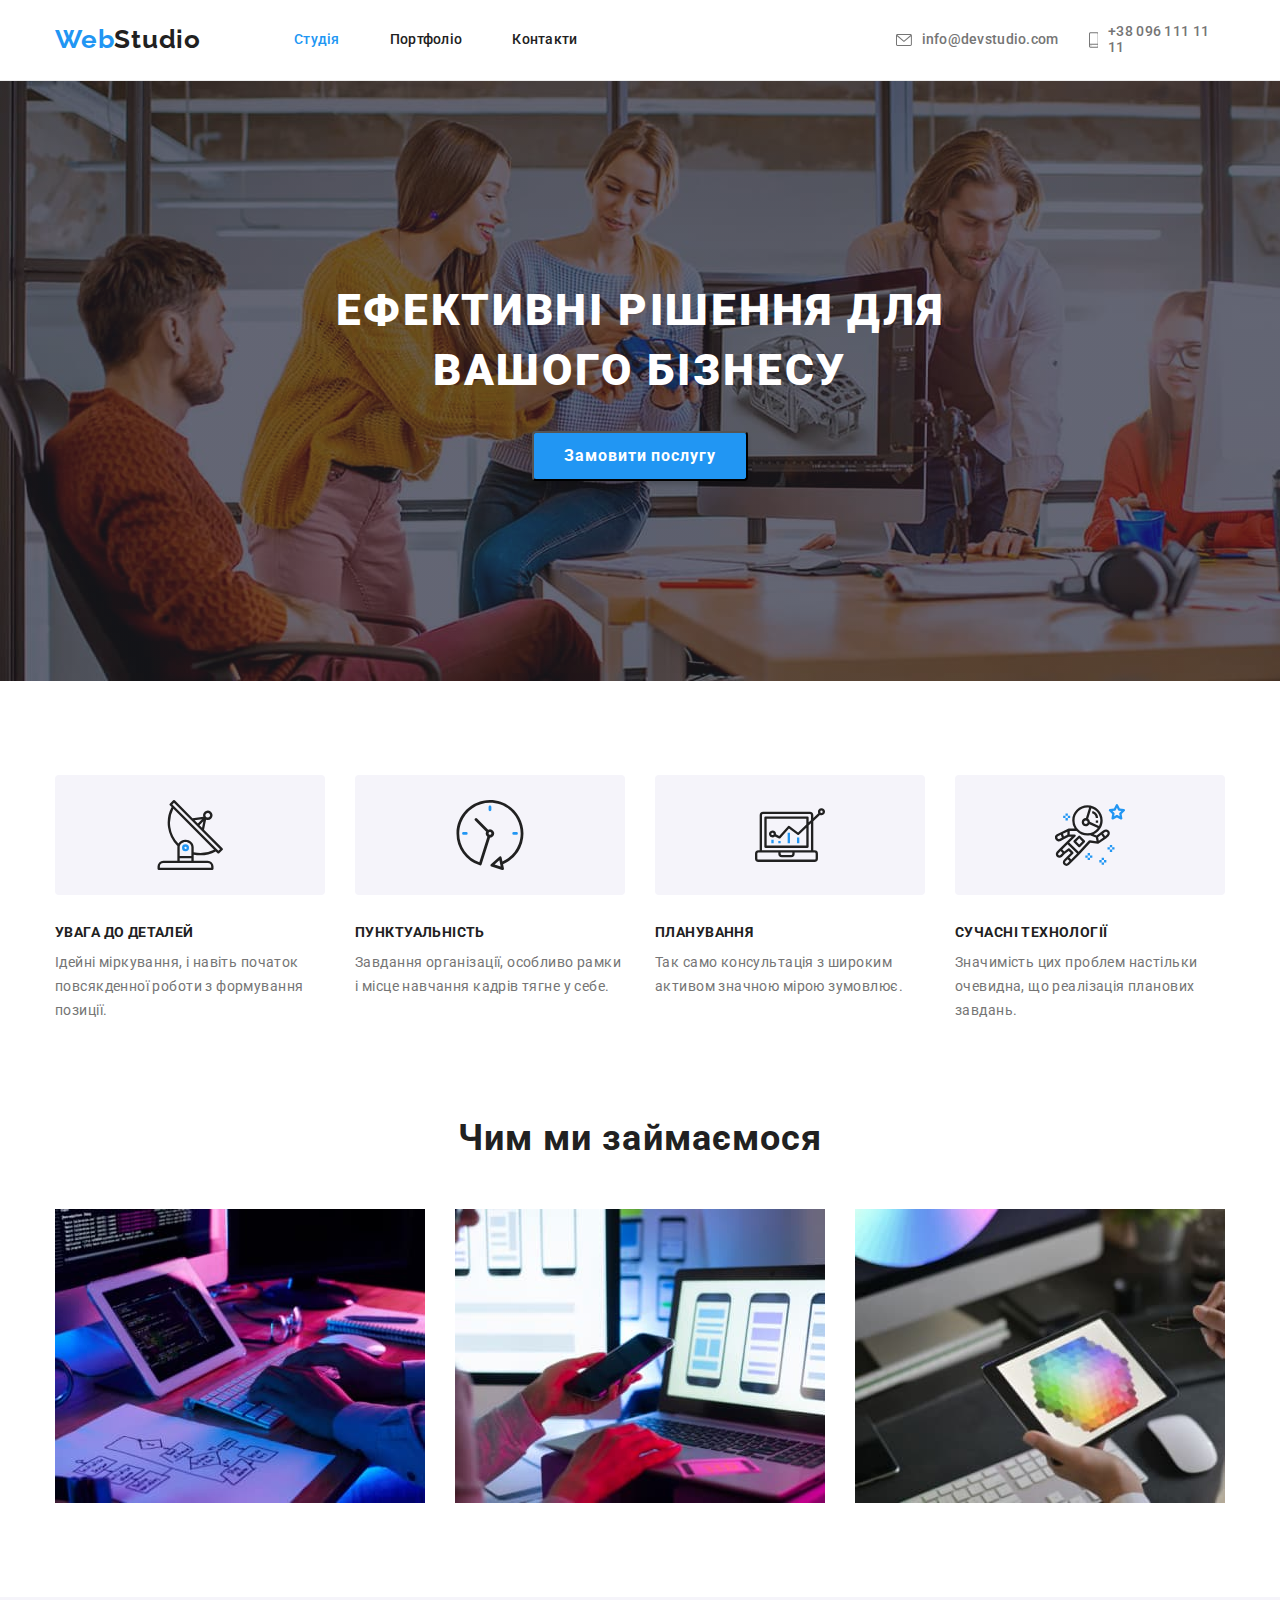
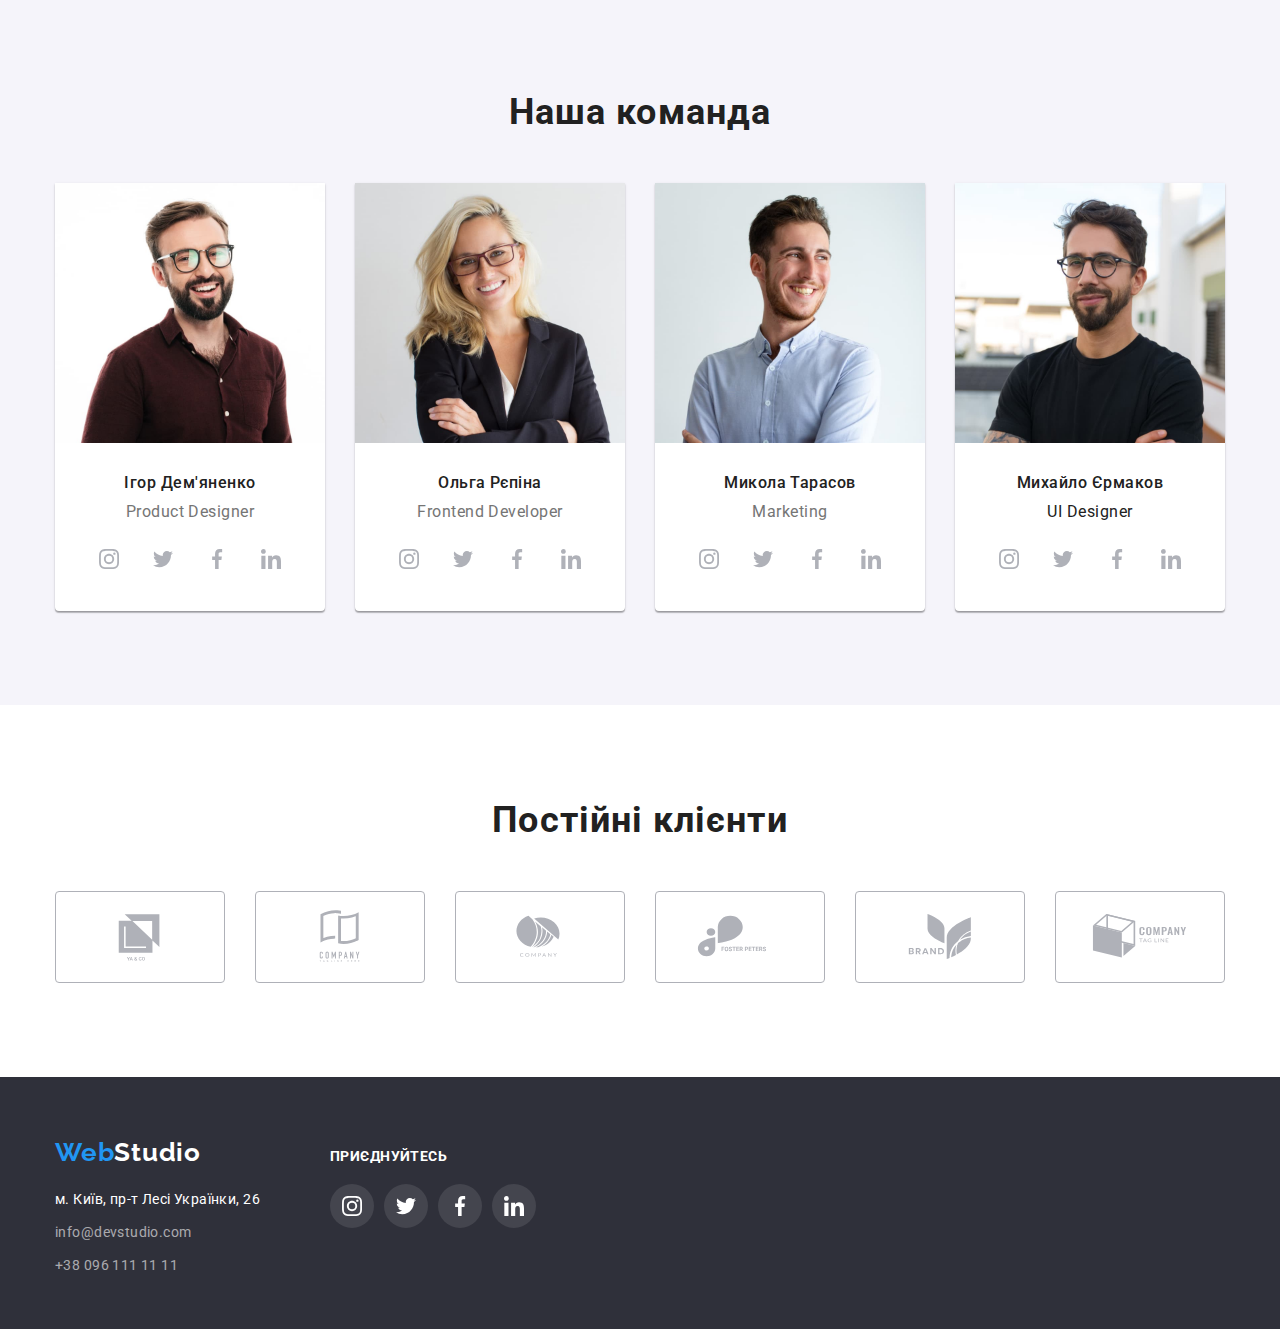
<file: index.html>
<!DOCTYPE html>
<html lang="en-ru">
  <head>
    <meta charset="UTF-8" />
    <meta http-equiv="X-UA-Compatible" content="IE=edge" />
    <meta name="viewport" content="width=device-width, initial-scale=1.0" />
    <title>Студія</title>
    <link
      rel="stylesheet"
      href="https://cdnjs.cloudflare.com/ajax/libs/modern-normalize/1.0.0/modern-normalize.min.css"
    />
    <link rel="stylesheet" href="css/styles.css" type="text/css" />
    <link rel="preconnect" href="https://fonts.googleapis.com" />
    <link rel="preconnect" href="https://fonts.gstatic.com" crossorigin />
    <link
      href="https://fonts.googleapis.com/css2?family=Raleway:wght@700&family=Roboto:wght@400;500;700;900&display=swap"
      rel="stylesheet"
    />
  </head>

  <body>
    <header class="header">
      <div class="container">
        <div class="container-header">
          <a href="./index.html" class="logo1"><span class="logo-web">Web</span>Studio</a>
          <nav class="nav">
            <ul class="nav-list">
              <li class="nav-list-item">
                <a href="./index.html" class="link current"><span>Студія</span></a>
              </li>
              <li class="nav-list-item"><a href="./portfolio.html" class="link">Портфоліо</a></li>
              <li class="nav-list-item"><a href="#" class="link">Контакти</a></li>
            </ul>
          </nav>
          <div class="contacts">
            <a href="mailto:info@devstudio.com" class="contacts-mail"
              ><svg class="contact-icon" width="16" height="12">
                <use href="./images/symbol.svg#mail"></use>
              </svg>
              info@devstudio.com</a
            >
            <a href="tel:+380961111111" class="contacts-phone"
              ><svg class="contact-icon" width="10" height="16">
                <use href="./images/symbol.svg#smartphone"></use></svg
              >+38 096 111 11 11</a
            >
          </div>
        </div>
      </div>
    </header>

    <main>
      <section class="hero">
        <div class="container">
          <h1 class="hero-header">Ефективні рішення для вашого бізнесу</h1>
          <button type="button" class="button-hero">Замовити послугу</button>
        </div>
      </section>

      <section class="features">
        <div class="container">
          <h2 class="visually-hidden">Особливості</h2>
          <ul class="features-list">
            <li class="features-list-item">
              <div class="features-icon">
                <svg class="" width="70" height="70">
                  <use href="./images/symbol.svg#antenna"></use>
                </svg>
              </div>
              <h3 class="features-header">УВАГА ДО ДЕТАЛЕЙ</h3>
              <p class="features-text">
                Ідейні міркування, і навіть початок повсякденної роботи з формування позиції.
              </p>
            </li>
            <li class="features-list-item">
              <div class="features-icon">
                <svg class="" width="70" height="70">
                  <use href="./images/symbol.svg#clock"></use>
                </svg>
              </div>
              <h3 class="features-header">ПУНКТУАЛЬНІСТЬ</h3>
              <p class="features-text">
                Завдання організації, особливо рамки і місце навчання кадрів тягне у себе.
              </p>
            </li>
            <li class="features-list-item">
              <div class="features-icon">
                <svg class="" width="70" height="70">
                  <use href="./images/symbol.svg#diagram"></use>
                </svg>
              </div>
              <h3 class="features-header">ПЛАНУВАННЯ</h3>
              <p class="features-text">
                Так само консультація з широким активом значною мірою зумовлює.
              </p>
            </li>
            <li class="features-list-item">
              <div class="features-icon">
                <svg class="" width="70" height="70">
                  <use href="./images/symbol.svg#astronaut"></use>
                </svg>
              </div>
              <h3 class="features-header">СУЧАСНІ ТЕХНОЛОГІЇ</h3>
              <p class="features-text">
                Значимість цих проблем настільки очевидна, що реалізація планових завдань.
              </p>
            </li>
          </ul>
        </div>
      </section>

      <section class="services">
        <div class="container">
          <h2 class="services-header">Чим ми займаємося</h2>
          <ul class="services-list">
            <li class="services-list-item">
              <img src="./images/img1.jpg" alt="Десктопні додатки" width="370" />
            </li>
            <li class="services-list-item">
              <img src="./images/img2.jpg" alt="Мобільні додатки" width="370" />
            </li>
            <li class="services-list-item">
              <img src="./images/img3.jpg" alt="Дизайнерські рішення" width="370" />
            </li>
          </ul>
        </div>
      </section>

      <section class="command">
        <div class="container">
          <h2 class="command-header">Наша команда</h2>
          <ul class="command-list">
            <li class="command-list-item">
              <img src="./images/photo1.jpg" alt="Ігор Дем'яненко" width="270" />
              <div class="command-item-container">
                <div class="item-info">
                  <h3 class="com-card-header">Ігор Дем'яненко</h3>
                  <p class="com-card-text">Product Designer</p>
                  <ul class="social-list">
                    <li class="social-list-item">
                      <a class="social-link" href="">
                        <svg class="card-social-icon" width="20" height="20">
                          <use href="./images/symbol.svg#instagram"></use></svg
                      ></a>
                    </li>
                    <li class="social-list-item">
                      <a class="social-link" href="">
                        <svg class="card-social-icon" width="20" height="20">
                          <use href="./images/symbol.svg#twitter"></use></svg
                      ></a>
                    </li>
                    <li class="social-list-item">
                      <a class="social-link" href="">
                        <svg class="card-social-icon" width="20" height="20">
                          <use href="./images/symbol.svg#facebook"></use></svg
                      ></a>
                    </li>
                    <li class="social-list-item">
                      <a class="social-link" href="">
                        <svg class="card-social-icon" width="20" height="20">
                          <use href="./images/symbol.svg#linkedin"></use></svg
                      ></a>
                    </li>
                  </ul>
                </div>
              </div>
            </li>
            <li class="command-list-item">
              <img src="./images/photo2.jpg" alt="Ольга Рєпіна" width="270" />
              <div class="command-item-container">
                <div class="item-info">
                  <h3 class="com-card-header">Ольга Рєпіна</h3>
                  <p class="com-card-text">Frontend Developer</p>
                  <ul class="social-list">
                    <li class="social-list-item">
                      <a class="social-link" href="">
                        <svg class="card-social-icon" width="20" height="20">
                          <use href="./images/symbol.svg#instagram"></use></svg
                      ></a>
                    </li>
                    <li class="social-list-item">
                      <a class="social-link" href="">
                        <svg class="card-social-icon" width="20" height="20">
                          <use href="./images/symbol.svg#twitter"></use></svg
                      ></a>
                    </li>
                    <li class="social-list-item">
                      <a class="social-link" href="">
                        <svg class="card-social-icon" width="20" height="20">
                          <use href="./images/symbol.svg#facebook"></use></svg
                      ></a>
                    </li>
                    <li class="social-list-item">
                      <a class="social-link" href="">
                        <svg class="card-social-icon" width="20" height="20">
                          <use href="./images/symbol.svg#linkedin"></use></svg
                      ></a>
                    </li>
                  </ul>
                </div>
              </div>
            </li>
            <li class="command-list-item">
              <img src="./images/photo3.jpg" alt="Микола Тарасов" width="270" />
              <div class="command-item-container">
                <div class="item-info">
                  <h3 class="com-card-header">Микола Тарасов</h3>
                  <p class="com-card-text">Marketing</p>
                  <ul class="social-list">
                    <li class="social-list-item">
                      <a class="social-link" href="">
                        <svg class="card-social-icon" width="20" height="20">
                          <use href="./images/symbol.svg#instagram"></use></svg
                      ></a>
                    </li>
                    <li class="social-list-item">
                      <a class="social-link" href="">
                        <svg class="card-social-icon" width="20" height="20">
                          <use href="./images/symbol.svg#twitter"></use></svg
                      ></a>
                    </li>
                    <li class="social-list-item">
                      <a class="social-link" href="">
                        <svg class="card-social-icon" width="20" height="20">
                          <use href="./images/symbol.svg#facebook"></use></svg
                      ></a>
                    </li>
                    <li class="social-list-item">
                      <a class="social-link" href="">
                        <svg class="card-social-icon" width="20" height="20">
                          <use href="./images/symbol.svg#linkedin"></use></svg
                      ></a>
                    </li>
                  </ul>
                </div>
              </div>
            </li>
            <li class="command-list-item">
              <img src="./images/photo4.jpg" alt="Михайло Єрмаков" width="270" />
              <div class="command-item-container">
                <div class="item-info">
                  <h3 class="com-card-header">Михайло Єрмаков</h3>
                  <p>UI Designer</p>
                  <ul class="social-list">
                    <li class="social-list-item">
                      <a class="social-link" href="">
                        <svg class="card-social-icon" width="20" height="20">
                          <use href="./images/symbol.svg#instagram"></use></svg
                      ></a>
                    </li>
                    <li class="social-list-item">
                      <a class="social-link" href="">
                        <svg class="card-social-icon" width="20" height="20">
                          <use href="./images/symbol.svg#twitter"></use></svg
                      ></a>
                    </li>
                    <li class="social-list-item">
                      <a class="social-link" href="">
                        <svg class="card-social-icon" width="20" height="20">
                          <use href="./images/symbol.svg#facebook"></use></svg
                      ></a>
                    </li>
                    <li class="social-list-item">
                      <a class="social-link" href="">
                        <svg class="card-social-icon" width="20" height="20">
                          <use href="./images/symbol.svg#linkedin"></use></svg
                      ></a>
                    </li>
                  </ul>
                </div>
              </div>
            </li>
          </ul>
        </div>
      </section>
      <section class="partners">
        <div class="container">
          <h2 class="partners-header">Постійні клієнти</h2>
          <ul class="partners-list">
            <li class="client">
              <a class="client-link" href=""
                ><svg class="client-logo" width="106" height="60">
                  <use href="./images/symbol.svg#client-logo1"></use>
                </svg>
              </a>
            </li>
            <li class="client">
              <a class="client-link" href="">
                <svg class="client-logo" width="106" height="60">
                  <use href="./images/symbol.svg#client-logo2"></use>
                </svg>
              </a>
            </li>
            <li class="client">
              <a class="client-link" href=""
                ><svg class="client-logo" width="106" height="60">
                  <use href="./images/symbol.svg#client-logo3"></use>
                </svg>
              </a>
            </li>

            <li class="client">
              <a class="client-link" href=""
                ><svg class="client-logo" width="106" height="60">
                  <use href="./images/symbol.svg#client-logo4"></use>
                </svg>
              </a>
            </li>
            <li class="client">
              <a class="client-link" href=""
                ><svg class="client-logo" width="106" height="60">
                  <use href="./images/symbol.svg#client-logo5"></use>
                </svg>
              </a>
            </li>
            <li class="client">
              <a class="client-link" href=""
                ><svg class="client-logo" width="106" height="60">
                  <use href="./images/symbol.svg#client-logo6"></use>
                </svg>
              </a>
            </li>
          </ul>
        </div>
      </section>
    </main>

    <footer class="footer">
      <div class="container-footer">
        <div class="footer-main">
          <a href="./index.html" class="logo2"><span class="logo-web">Web</span>Studio</a>
          <address class="address">
            <ul class="address-list">
              <li class="address-to item">м. Київ, пр-т Лесі Українки, 26</li>
              <li class="item">
                <a href="mailto:info@devstudio.com" class="address-mail">info@devstudio.com</a>
              </li>
              <li class="item">
                <a href="tel:+380961111111" class="address-phone">+38 096 111 11 11</a>
              </li>
            </ul>
          </address>
        </div>
        <div class="footer-social-list">
          <p class="footer-social">ПРИЄДНУЙТЕСЬ</p>
          <ul class="social-list">
            <li class="social-list-item">
              <a class="social-link" href="">
                <svg class="footer-social-icon" width="20" height="20">
                  <use href="./images/symbol.svg#instagram"></use></svg
              ></a>
            </li>
            <li class="social-list-item">
              <a class="social-link" href="">
                <svg class="footer-social-icon" width="20" height="20">
                  <use href="./images/symbol.svg#twitter"></use></svg
              ></a>
            </li>
            <li class="social-list-item">
              <a class="social-link" href="">
                <svg class="footer-social-icon" width="20" height="20">
                  <use href="./images/symbol.svg#facebook"></use></svg
              ></a>
            </li>
            <li class="social-list-item">
              <a class="social-link" href="">
                <svg class="footer-social-icon" width="20" height="20">
                  <use href="./images/symbol.svg#linkedin"></use></svg
              ></a>
            </li>
          </ul>
        </div>
      </div>
    </footer>
  </body>
</html>
</file>
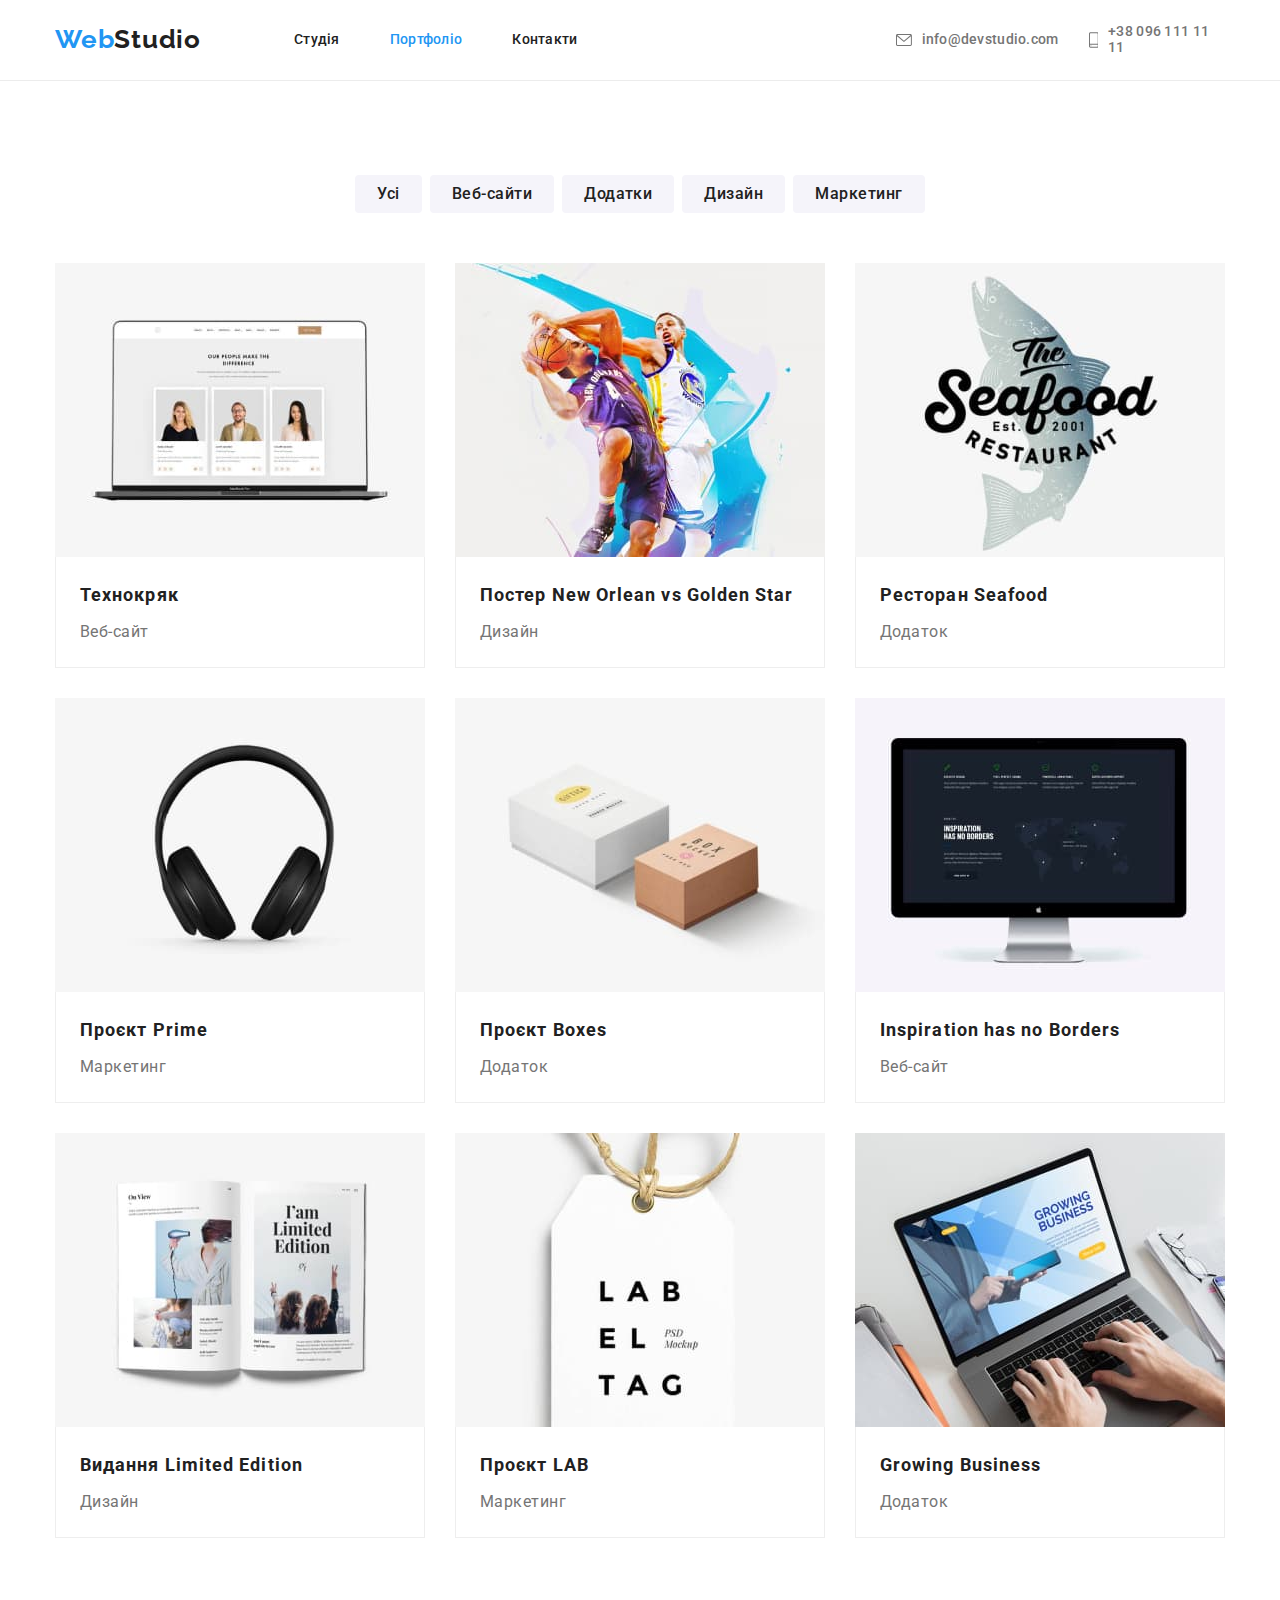
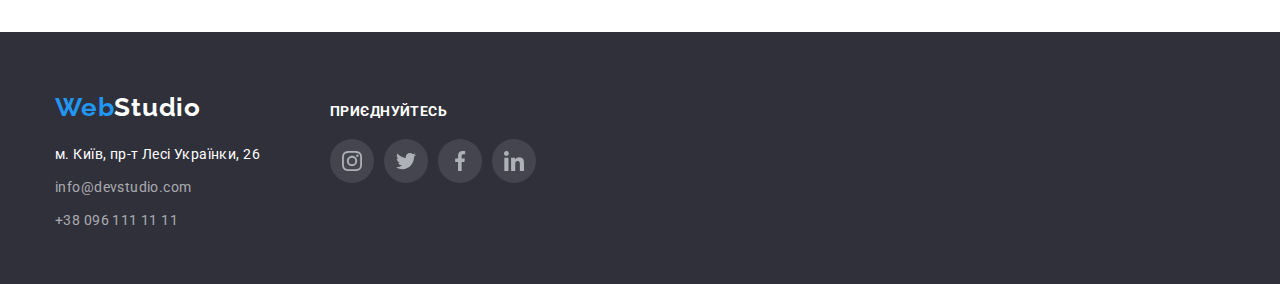
<file: portfolio.html>
<!DOCTYPE html>
<html lang="en-ru">
  <head>
    <meta charset="UTF-8" />
    <meta http-equiv="X-UA-Compatible" content="IE=edge" />
    <meta name="viewport" content="width=device-width, initial-scale=1.0" />
    <title>Портофоліо</title>
    <link
      rel="stylesheet"
      href="https://cdnjs.cloudflare.com/ajax/libs/modern-normalize/1.0.0/modern-normalize.min.css"
    />
    <link rel="stylesheet" href="css/styles.css" />
    <link rel="preconnect" href="https://fonts.googleapis.com" />
    <link rel="preconnect" href="https://fonts.gstatic.com" crossorigin />
    <link
      href="https://fonts.googleapis.com/css2?family=Raleway:wght@700&family=Roboto:wght@400;500;700;900&display=swap"
      rel="stylesheet"
    />
  </head>
  <body>
    <header class="header">
      <div class="container">
        <div class="container-header">
          <a href="./index.html" class="logo1"><span class="logo-web">Web</span>Studio</a>
          <nav class="nav">
            <ul class="nav-list">
              <li class="nav-list-item">
                <a href="./index.html" class="link"><span>Студія</span></a>
              </li>
              <li class="nav-list-item">
                <a href="./portfolio.html" class="link current">Портфоліо</a>
              </li>
              <li class="nav-list-item"><a href="#" class="link">Контакти</a></li>
            </ul>
          </nav>
          <div class="contacts">
            <a href="mailto:info@devstudio.com" class="contacts-mail"
              ><svg class="contact-icon" width="16" height="12">
                <use href="./images/symbol.svg#mail"></use>
              </svg>
              info@devstudio.com</a
            >
            <a href="tel:+380961111111" class="contacts-phone"
              ><svg class="contact-icon" width="10" height="16">
                <use href="./images/symbol.svg#smartphone"></use></svg
              >+38 096 111 11 11</a
            >
          </div>
        </div>
      </div>
    </header>
    <main>
      <section class="gallery">
        <div class="container">
          <h1 class="gallery-header visually-hidden">Галерея</h1>

          <ul class="filter">
            <li class="filter-item"><button class="button-filter">Усі</button></li>
            <li class="filter-item"><button class="button-filter">Веб-сайти</button></li>
            <li class="filter-item"><button class="button-filter">Додатки</button></li>
            <li class="filter-item"><button class="button-filter">Дизайн</button></li>
            <li class="filter-item"><button class="button-filter">Маркетинг</button></li>
          </ul>

          <ul class="projects">
            <li class="project-item">
              <a class="project-item-link" href=""
                ><img src="./images/project1.jpg" alt="Технокряк" width="370" />
                <div class="projects-item-info">
                  <h2 class="project-item-header">Технокряк</h2>
                  <p>Веб-сайт</p>
                </div></a
              >
            </li>
            <li class="project-item">
              <a class="project-item-link" href="">
                <img
                  src="./images/project2.jpg"
                  alt="Постер New Orlean vs Golden Star"
                  width="370"
                />
                <div class="projects-item-info">
                  <h2 class="project-item-header">Постер New Orlean vs Golden Star</h2>
                  <p>Дизайн</p>
                </div></a
              >
            </li>
            <li class="project-item">
              <a class="project-item-link" href="">
                <img src="./images/project3.jpg" alt="Ресторан Seafood" width="370" />
                <div class="projects-item-info">
                  <h2 class="project-item-header">Ресторан Seafood</h2>
                  <p>Додаток</p>
                </div></a
              >
            </li>
            <li class="project-item">
              <a class="project-item-link" href="">
                <img src="./images/project4.jpg" alt="Проєкт Prime" width="370" />
                <div class="projects-item-info">
                  <h2 class="project-item-header">Проєкт Prime</h2>
                  <p>Маркетинг</p>
                </div></a
              >
            </li>
            <li class="project-item">
              <a class="project-item-link" href="">
                <img src="./images/project5.jpg" alt="Проєкт Boxes" width="370" />
                <div class="projects-item-info">
                  <h2 class="project-item-header">Проєкт Boxes</h2>
                  <p>Додаток</p>
                </div></a
              >
            </li>
            <li class="project-item">
              <a class="project-item-link" href="">
                <img src="./images/project6.jpg" alt="Inspiration has no Borders" width="370" />
                <div class="projects-item-info">
                  <h2 class="project-item-header">Inspiration has no Borders</h2>
                  <p>Веб-сайт</p>
                </div></a
              >
            </li>
            <li class="project-item">
              <a class="project-item-link" href="">
                <img src="./images/project7.jpg" alt="Видання Limited Edition" width="370" />
                <div class="projects-item-info">
                  <h2 class="project-item-header">Видання Limited Edition</h2>
                  <p>Дизайн</p>
                </div></a
              >
            </li>
            <li class="project-item">
              <a class="project-item-link" href="">
                <img src="./images/project8.jpg" alt="Проєкт LAB" width="370" />
                <div class="projects-item-info">
                  <h2 class="project-item-header">Проєкт LAB</h2>
                  <p>Маркетинг</p>
                </div></a
              >
            </li>
            <li class="project-item">
              <a class="project-item-link" href="">
                <img src="./images/project9.jpg" alt="Growing Business" width="370" />
                <div class="projects-item-info">
                  <h2 class="project-item-header">Growing Business</h2>
                  <p>Додаток</p>
                </div></a
              >
            </li>
          </ul>
        </div>
      </section>
    </main>
    <footer class="footer">
      <div class="container-footer">
        <div class="footer-main">
          <a href="./index.html" class="logo2"><span class="logo-web">Web</span>Studio</a>
          <address class="address">
            <ul class="address-list">
              <li class="address-to item">м. Київ, пр-т Лесі Українки, 26</li>
              <li class="item">
                <a href="mailto:info@devstudio.com" class="address-mail">info@devstudio.com</a>
              </li>
              <li class="item">
                <a href="tel:+380961111111" class="address-phone">+38 096 111 11 11</a>
              </li>
            </ul>
          </address>
        </div>
        <div class="footer-social-list">
          <p class="footer-social">ПРИЄДНУЙТЕСЬ</p>
          <ul class="social-list">
            <li class="social-list-item">
              <a class="social-link" href="">
                <svg class="card-social-icon" width="20" height="20">
                  <use href="./images/symbol.svg#instagram"></use></svg
              ></a>
            </li>
            <li class="social-list-item">
              <a class="social-link" href="">
                <svg class="card-social-icon" width="20" height="20">
                  <use href="./images/symbol.svg#twitter"></use></svg
              ></a>
            </li>
            <li class="social-list-item">
              <a class="social-link" href="">
                <svg class="card-social-icon" width="20" height="20">
                  <use href="./images/symbol.svg#facebook"></use></svg
              ></a>
            </li>
            <li class="social-list-item">
              <a class="social-link" href="">
                <svg class="card-social-icon" width="20" height="20">
                  <use href="./images/symbol.svg#linkedin"></use></svg
              ></a>
            </li>
          </ul>
        </div>
      </div>
    </footer>
  </body>
</html>
</file>
<file: css/styles.css>
:root {
    --accent-color:#2196F3;
    --main-text-color:#212121;
    --text-color:#757575;
    --secondary-text-color:#ffffff;
    --main-bg-color:#FFFFFF;
    --secondary-bg-color:#2F303A;

}

body {
        font-family: 'Roboto', sans-serif;
        color:var(--main-text-color)        
        
}

h1,h2,h3,h4,h5,h6,p{
    margin: 0;
}

img {
    display: block;
    margin: 0;
}

ul{
    padding-inline-start: 0;
    margin: 0;
} 

.visually-hidden {
    position: absolute;
    width: 1px;
    height: 1px;
    margin: -1px;
    border: 0;
    padding: 0;
    white-space: nowrap;
    clip-path: inset(100%);
    clip: rect(0 0 0 0);
    overflow: hidden;
}

.container{
    width: 1200px;
    margin-right: auto;
    margin-left: auto;
    padding: 0 15px;
}

/* header */

.header{
    display: flex;
    align-items: center;
    border-bottom: 1px solid #ECECEC
}

.container-header{
    display: flex;
    align-items: center;          
}

.logo1 {
    display: block;
    margin-right: 93px;
    font-family: 'Raleway';
    font-weight: 700;
    font-size: 26px;
    line-height: 1.2;
    letter-spacing: 0.03em;
    text-decoration: none;
    color: var(--main-text-color);
}

.logo-web {
    color:var(--accent-color);
}


.nav-list{
    display: flex;
    padding-inline-start: 0px;
    list-style-type: none;
    font-weight: 500;
    font-size: 14px;
    line-height: 1.14;
    letter-spacing: 0.02em;
}

.nav-list-item:not(:last-child){
    margin-right: 50px;
}

.nav-list .link{
    padding-top: 32px;
    padding-bottom: 32px;
    display: block;
    text-decoration: none;
    color:var(--main-text-color);
}

.nav-list .link:hover,.nav-list .link:focus{
    color:var(--accent-color);

}
.link.current{
    color:var(--accent-color)

}

.contacts{
    display: flex;
    margin-left: 318px;
    font-weight: 500;
    font-size: 14px;
    line-height: 1.14;
    letter-spacing: 0.02em;
}

.contacts-mail {
    display: flex;
    justify-content: center;
    align-items: center;
    gap:10px;
    margin-right: 30px;
    text-decoration: none;
    color:var(--text-color);
}

.contacts-phone{
    display: flex;
    justify-content: center;
    align-items: center;
    gap: 10px;
    text-decoration: none;
    color:var(--text-color);
}

.contact-icon{
    fill:currentColor;
}
.contacts-mail:hover, .contacts-mail:focus, .contacts-phone:hover, .contacts-phone:focus{
    color: var(--accent-color);
}

.contacts-mail:hover .contact-icon, .contacts-mail:focus .contact-icon, .contacts-phone:hover .contact-icon,
.contacts-phone:focus .contact-icon{
    fill: var(--accent-color);
}

/* Hero styles */

.hero {
    height: 600px;
    background-color: var(--secondary-bg-color);
    color: var(--secondary-text-color);
    padding-bottom: 200px;
    padding-top: 200px;
    background-image: linear-gradient(to right, rgba(47, 48, 58, 0.4), rgba(47, 48, 58, 0.4)), url(../images/bgimage.jpg);
    background-repeat: no-repeat;
    background-size:cover;
}


.button-hero {
    display: block;
    margin-left: auto;
    margin-right: auto;

    font-family: inherit;
    background-color: var(--accent-color);
    color: var(--secondary-text-color);
    font-weight: 700;
    width: 216px;
    height: 50px;
    font-size: 16px;
    line-height: 1.88;
    cursor: pointer;
    letter-spacing: 0.06em;
    box-shadow: 0px 4px 4px rgba(0, 0, 0, 0.15);
    border-radius: 4px;
   
 
    
}

.hero-header {
    
    width: 696px;
    height: 120px;

    margin-left: auto;
    margin-right: auto;
    margin-bottom: 30px;
    
    font-weight: 900;
    font-size: 44px;
    line-height: 1.36;
    letter-spacing: 0.06em;
    text-align: center;
    text-transform: uppercase;
    
}

/* Features styles */

.features {
   
    padding-top: 94px;
    }

.features-list{
    display: flex;
    list-style-type: none;
}

.features-list-item:not(:last-child){
    margin-right: 30px;
    
}

.features-icon{
    width: 270px;
    height: 120px;
    display: flex;
    justify-content: center;
    align-items: center;
    background-color:#F5F4FA;
    margin-bottom: 30px;
    border-radius: 4px;
}

.features-header{
    margin-bottom: 10px;
    font-size: 14px;
    line-height: 1.14;
    letter-spacing: 0.03em;
    text-transform: uppercase;
}
.features-text{
        font-size: 14px;
        line-height: 1.71;
        letter-spacing: 0.03em;
        color: var(--text-color);
}

/* Services styles */

.services{
    padding-top: 94px;
    padding-bottom: 94px;
    
}

.services-list{
    list-style-type: none;
    display: flex;
    justify-content: space-between;
}
.services-list-item:not(:last-child){
    margin-right: 30px;
}

.services-header{
    margin-bottom: 50px;
        font-size: 36px;
        line-height: 1.17;
        text-align: center;
        letter-spacing: 0.03em;
}

/* Command styles */

.command{
    background-color: #F5F4FA;
    padding-top: 94px;
    padding-bottom: 94px;
}
.command-list{
    
    margin-right: auto;
    margin-left: auto;
    list-style-type: none;
    display: flex;
    justify-content: space-between;
}
.command-header{
        margin-bottom: 50px;
        font-size: 36px;
        line-height: 1.17;
        text-align: center;
        letter-spacing: 0.03em;
}
.command-list-item{
    width: 270px;
        background-color: var(--main-bg-color);
        font-size: 16px;
        line-height: 1.187;
        letter-spacing: 0.03em;
        text-align: center;
        background: #FFFFFF;
        box-shadow: 0px 1px 3px rgba(0, 0, 0, 0.12), 0px 1px 1px rgba(0, 0, 0, 0.14), 0px 2px 1px rgba(0, 0, 0, 0.2);
        border-radius: 0px 0px 4px 4px;

}
.com-card-header{
    display: block;
        margin-bottom: 10px;
        font-size: 16px;
        font-weight: 500;
        color: var(--main-text-color);
}
.com-card-text{
    display: block;
        color: var(--text-color);
}

.item-info{
    padding-top: 30px;
    padding-bottom: 30px;

}

.command-item-container{
    display: flex;
    justify-content: center;
    align-items: center;
}

.social-list{
    display: flex;
    justify-content: center;
    align-items: center;
    margin-top: 16px;
    gap: 10px;
}

.social-list-item {
    display: flex;
    width: 44px;
    height: 44px;
    justify-content: center;
    border-radius: 50%;
}

.social-list-item .social-link {
    display: flex;
    width: 100%;
    height: 100%;
    
    justify-content: center;
    align-items: center;
    border-radius: 50%;
}

.card-social-icon{
    fill:#AFB1B8;
}
.social-link:hover .card-social-icon, .social-link:focus .card-social-icon{
    
    fill: #FFFFFF;
}

.social-link:hover, .social-link:focus{
    background-color: #2196F3;
}

/* Partners styles */

.partners{
    padding-top: 94px;
    padding-bottom: 94px;
}

.partners-header{
    margin-bottom: 50px;
    font-size: 36px;
    line-height: 1.17;
    text-align: center;
    letter-spacing: 0.03em;
}

.partners-list{
    display: flex;
    justify-content: space-between;
    gap: 30px;
    margin-right: auto;
    margin-left: auto;
    list-style-type: none;
}


.client-link{
    display: flex;
    justify-content: center;
    align-items: center;
    width: 170px;
    height: 92px;
    border: 1px solid #AFB1B8;
    border-radius: 4px;
}

.client-link:hover, .client-link:focus{
    border-color: var(--accent-color);
}

.client-link:hover .client-logo, .client-link:focus .client-logo{
    fill: var(--accent-color);
}

.client-logo{
    fill:#AFB1B8;
}

/* Gallery styles */

.gallery{
   padding-bottom: 94px;
   padding-top: 94px;
  }

.filter{
    list-style-type: none;
    display: flex;
    justify-content: center;
    margin-bottom: 50px;
}

.filter-item:not(:last-child){
    margin-right: 8px;
}

.button-filter{
        padding: 6px 22px;
        font-family: inherit;
        font-weight: 500;
        font-size: 16px;
        line-height: 1.62;
        text-align: center;
        letter-spacing: 0.03em;
        background-color: #F5F4FA;
        color: var(--main-text-color);
        cursor: pointer;
        border-radius: 4px;
        border: none;
}

.button-filter:hover, .button-filter:focus{
        background-color: var(--accent-color);
        color: var(--secondary-text-color);
        box-shadow: 0px 4px 4px rgba(0, 0, 0, 0.15);
}

.projects{
        margin: 0;
        padding: 0;
        list-style-type: none;
        display: flex;
        flex-wrap: wrap;
        gap: 30px;
        justify-content: flex-start;
}

.project-item-header{
        display: block;
        margin-bottom: 4px;
        font-size: 18px;
        line-height: 2.0;
        letter-spacing: 0.06em;
        color: var(--main-text-color);
}

.project-item{
        
        
        padding: 0;
}    

.project-item p{
    
        font-size: 16px;
        line-height: 1.88;
        letter-spacing: 0.03em;
        color: var(--text-color);
}

.projects-item-info {
    border-left: 1px solid #EEEEEE;
    border-right: 1px solid #EEEEEE;
    border-bottom: 1px solid #EEEEEE;
    padding: 20px 24px;
    
}
.project-item-link{
    text-decoration: none;
    display: block;
    }

.project-item-link:hover{
    box-shadow: 0px 1px 1px rgba(0, 0, 0, 0.12), 0px 4px 4px rgba(0, 0, 0, 0.06), 1px 4px 6px rgba(0, 0, 0, 0.16);

}

/* Footer styles */

.footer {
        background-color: var(--secondary-bg-color);
        height: 252px;
        padding-top: 60px;
        padding-bottom: 60px;
}

.footer-main{
    margin-right: 70px;
}

.container-footer{
    display: flex;
    align-items: baseline;
    width: 1200px;
        margin-right: auto;
        margin-left: auto;
        padding: 0 15px;
}


.address{
    /* margin-bottom: 60px; */
       
        font-style: normal;
        font-size: 14px;
        line-height: 1.71;
        letter-spacing: 0.03em;
    
}
.address-list{
    list-style-type: none;
    
}
.address-list .item:not(:last-child){
    margin-bottom: 9px;
}
.address-to{
    color:var(--secondary-text-color);
    
}
.address-mail, .address-phone{
    text-decoration: none;
    color:rgba(255, 255, 255, 0.6);
}
.address-mail:hover, .address-phone:hover, .address-mail:focus, .address-phone:focus{
    color:var(--accent-color);
}
.logo2 {
    display: inline-block;
    
    margin-bottom: 20px;
    
    font-family: 'Raleway';
        font-weight: 700;
        font-size: 26px;
        line-height: 1.2;
        letter-spacing: 0.03em;
        text-decoration: none;
        color:#ffffff ;
}

.footer-social{
    margin-bottom: 20px;
    font-family:'Roboto';
    font-style: normal;
        font-weight: 700;
        font-size: 14px;
        line-height: 16px;
        letter-spacing: 0.03em;
        text-transform: uppercase;
    
        color: #FFFFFF;
}
.footer-social-icon{
    fill:#FFFFFF;
}

.footer-social-list .social-link{
    background: rgba(255, 255, 255, 0.1)
}

.social-link:hover, .social-link:hover{
    background-color: var(--accent-color);
}
</file>
